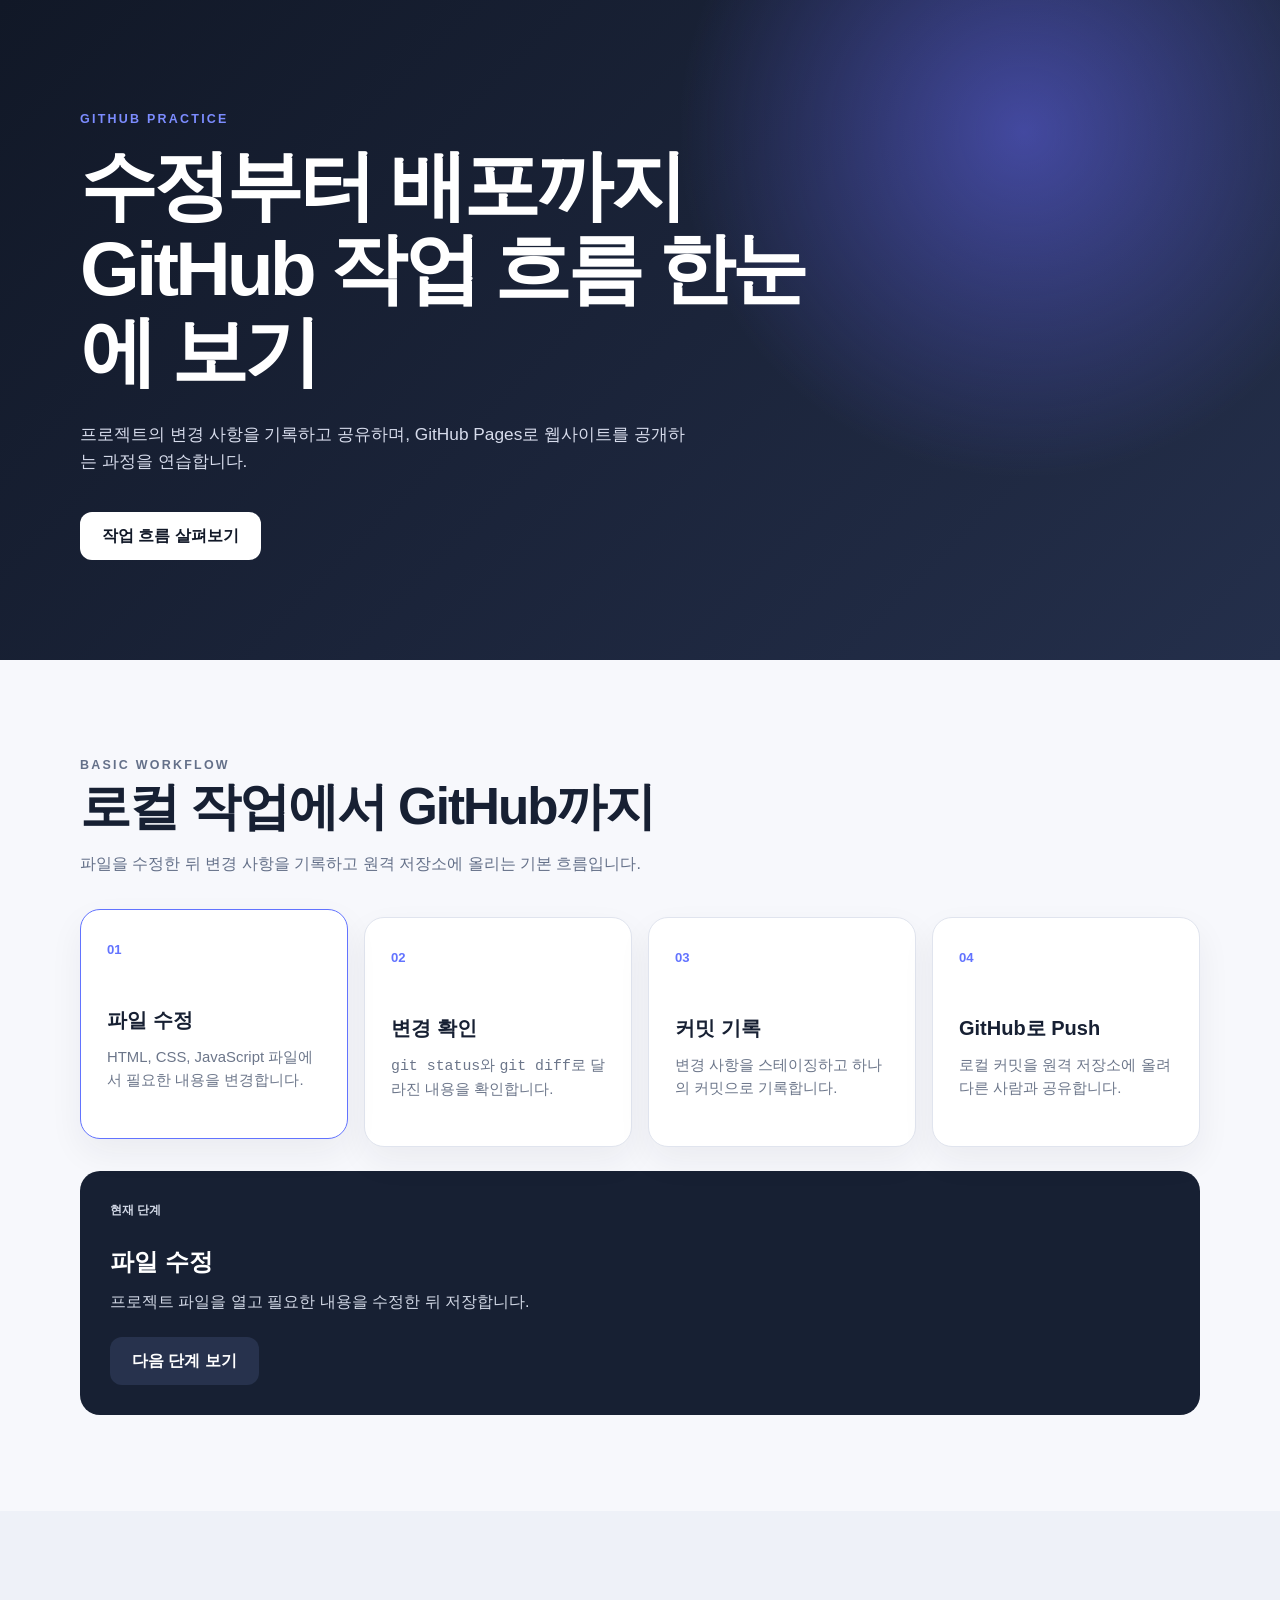
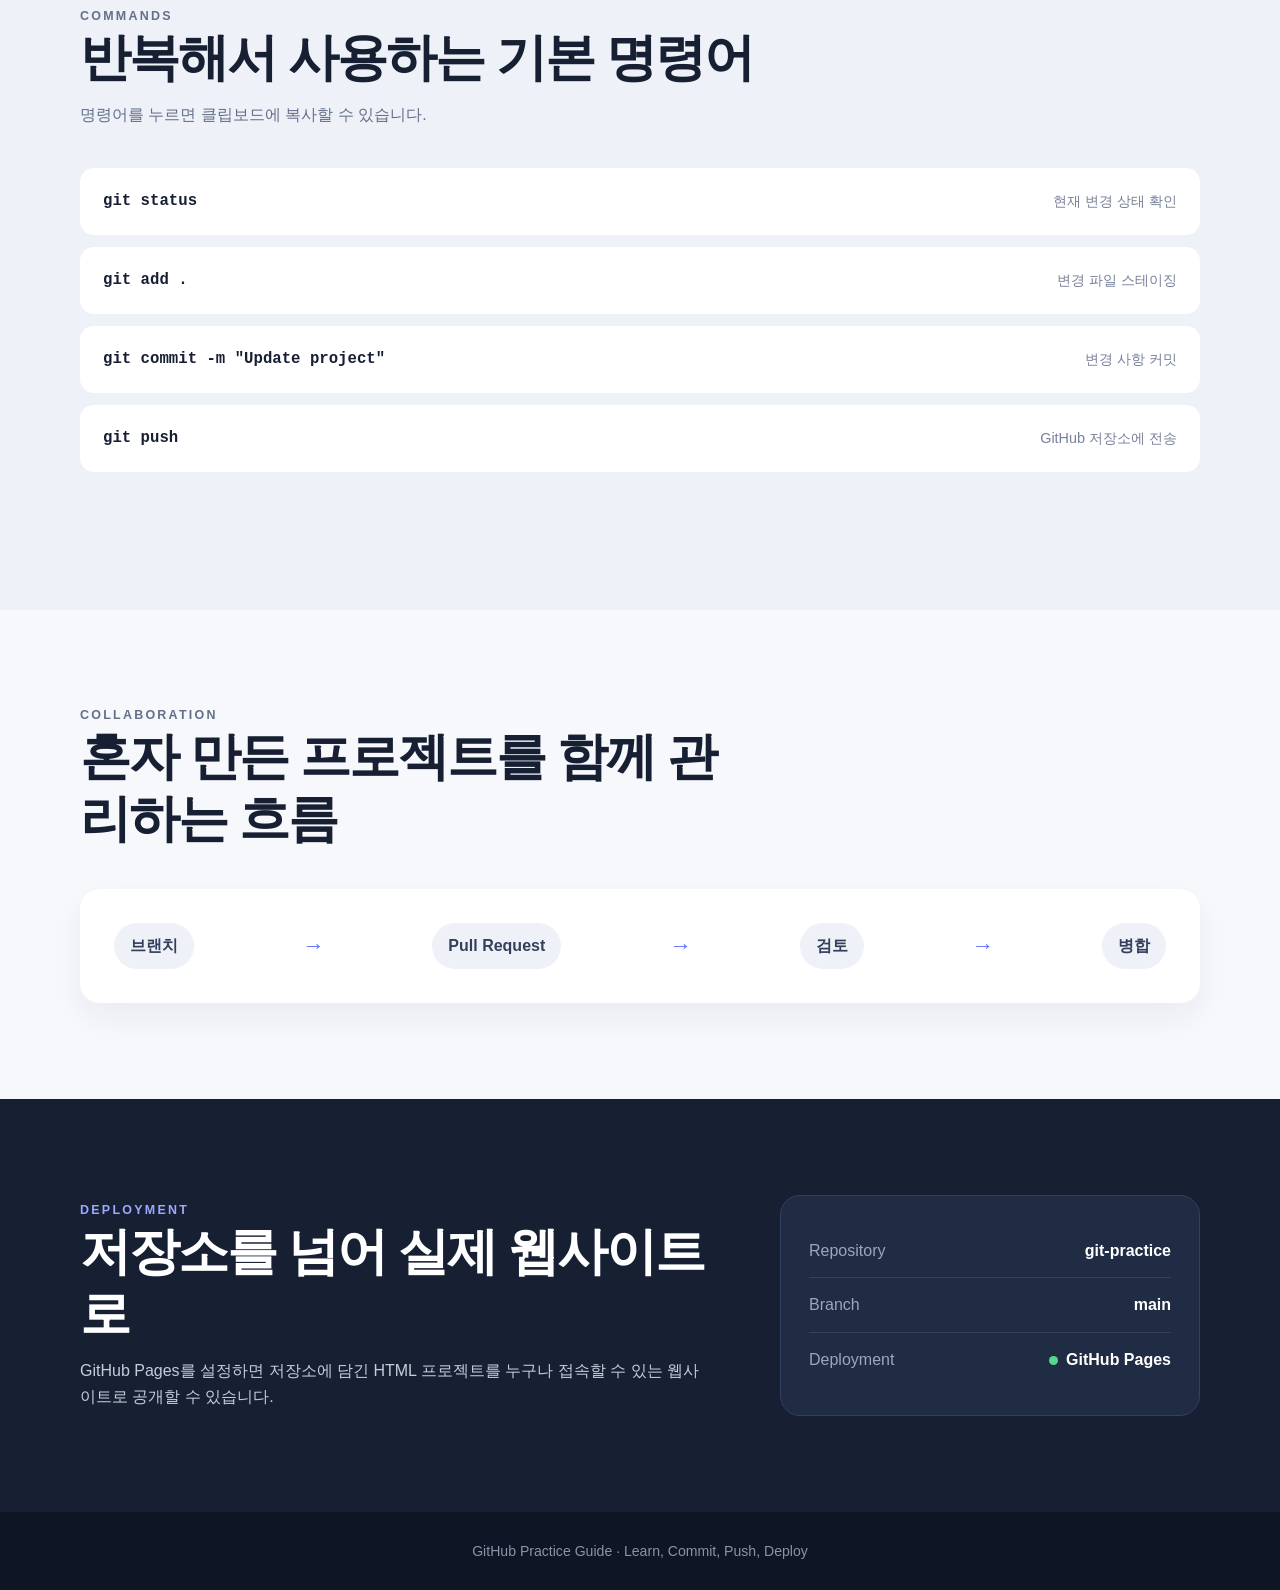
<file: index.html>
<!DOCTYPE html>
<html lang="ko">
<head>
  <meta charset="UTF-8">
  <meta name="viewport" content="width=device-width, initial-scale=1.0">
  <title>GitHub Practice Guide</title>
  <link rel="stylesheet" href="./styles.css">
</head>
<body>
  <header class="hero">
    <div class="container">
      <p class="eyebrow">GITHUB PRACTICE</p>
      <h1>수정부터 배포까지<br>GitHub 작업 흐름 한눈에 보기</h1>
      <p class="hero-description">
        프로젝트의 변경 사항을 기록하고 공유하며,
        GitHub Pages로 웹사이트를 공개하는 과정을 연습합니다.
      </p>
      <a class="primary-button" href="#workflow">작업 흐름 살펴보기</a>
    </div>
  </header>

  <main>
    <section class="section container" id="workflow">
      <div class="section-heading">
        <p class="section-label">BASIC WORKFLOW</p>
        <h2>로컬 작업에서 GitHub까지</h2>
        <p>파일을 수정한 뒤 변경 사항을 기록하고 원격 저장소에 올리는 기본 흐름입니다.</p>
      </div>

      <div class="workflow-grid">
        <article class="workflow-card active" data-step="1">
          <span class="step-number">01</span>
          <h3>파일 수정</h3>
          <p>HTML, CSS, JavaScript 파일에서 필요한 내용을 변경합니다.</p>
        </article>
        <article class="workflow-card" data-step="2">
          <span class="step-number">02</span>
          <h3>변경 확인</h3>
          <p><code>git status</code>와 <code>git diff</code>로 달라진 내용을 확인합니다.</p>
        </article>
        <article class="workflow-card" data-step="3">
          <span class="step-number">03</span>
          <h3>커밋 기록</h3>
          <p>변경 사항을 스테이징하고 하나의 커밋으로 기록합니다.</p>
        </article>
        <article class="workflow-card" data-step="4">
          <span class="step-number">04</span>
          <h3>GitHub로 Push</h3>
          <p>로컬 커밋을 원격 저장소에 올려 다른 사람과 공유합니다.</p>
        </article>
      </div>

      <div class="step-panel" aria-live="polite">
        <p class="step-panel-label">현재 단계</p>
        <h3 id="step-title">파일 수정</h3>
        <p id="step-description">프로젝트 파일을 열고 필요한 내용을 수정한 뒤 저장합니다.</p>
        <button type="button" class="secondary-button" id="next-step">다음 단계 보기</button>
      </div>
    </section>

    <section class="section section-muted">
      <div class="container">
        <div class="section-heading">
          <p class="section-label">COMMANDS</p>
          <h2>반복해서 사용하는 기본 명령어</h2>
          <p>명령어를 누르면 클립보드에 복사할 수 있습니다.</p>
        </div>

        <div class="command-list">
          <button class="command-item" type="button" data-command="git status">
            <code>git status</code>
            <span>현재 변경 상태 확인</span>
          </button>
          <button class="command-item" type="button" data-command="git add .">
            <code>git add .</code>
            <span>변경 파일 스테이징</span>
          </button>
          <button class="command-item" type="button" data-command='git commit -m "Update project"'>
            <code>git commit -m "Update project"</code>
            <span>변경 사항 커밋</span>
          </button>
          <button class="command-item" type="button" data-command="git push">
            <code>git push</code>
            <span>GitHub 저장소에 전송</span>
          </button>
        </div>

        <p class="copy-message" id="copy-message" aria-live="polite"></p>
      </div>
    </section>

    <section class="section container">
      <div class="section-heading">
        <p class="section-label">COLLABORATION</p>
        <h2>혼자 만든 프로젝트를 함께 관리하는 흐름</h2>
      </div>

      <div class="flow-line" aria-label="브랜치, Pull Request, 검토, 병합 순서">
        <span>브랜치</span>
        <b>→</b>
        <span>Pull Request</span>
        <b>→</b>
        <span>검토</span>
        <b>→</b>
        <span>병합</span>
      </div>
    </section>

    <section class="section deploy-section">
      <div class="container deploy-layout">
        <div>
          <p class="section-label">DEPLOYMENT</p>
          <h2>저장소를 넘어 실제 웹사이트로</h2>
          <p>
            GitHub Pages를 설정하면 저장소에 담긴 HTML 프로젝트를
            누구나 접속할 수 있는 웹사이트로 공개할 수 있습니다.
          </p>
        </div>

        <dl class="project-status">
          <div>
            <dt>Repository</dt>
            <dd>git-practice</dd>
          </div>
          <div>
            <dt>Branch</dt>
            <dd>main</dd>
          </div>
          <div>
            <dt>Deployment</dt>
            <dd><span class="status-dot"></span>GitHub Pages</dd>
          </div>
        </dl>
      </div>
    </section>
  </main>

  <footer>
    <div class="container">
      <p>GitHub Practice Guide · Learn, Commit, Push, Deploy</p>
    </div>
  </footer>

  <script src="./main.js"></script>
</body>
</html>
</file>
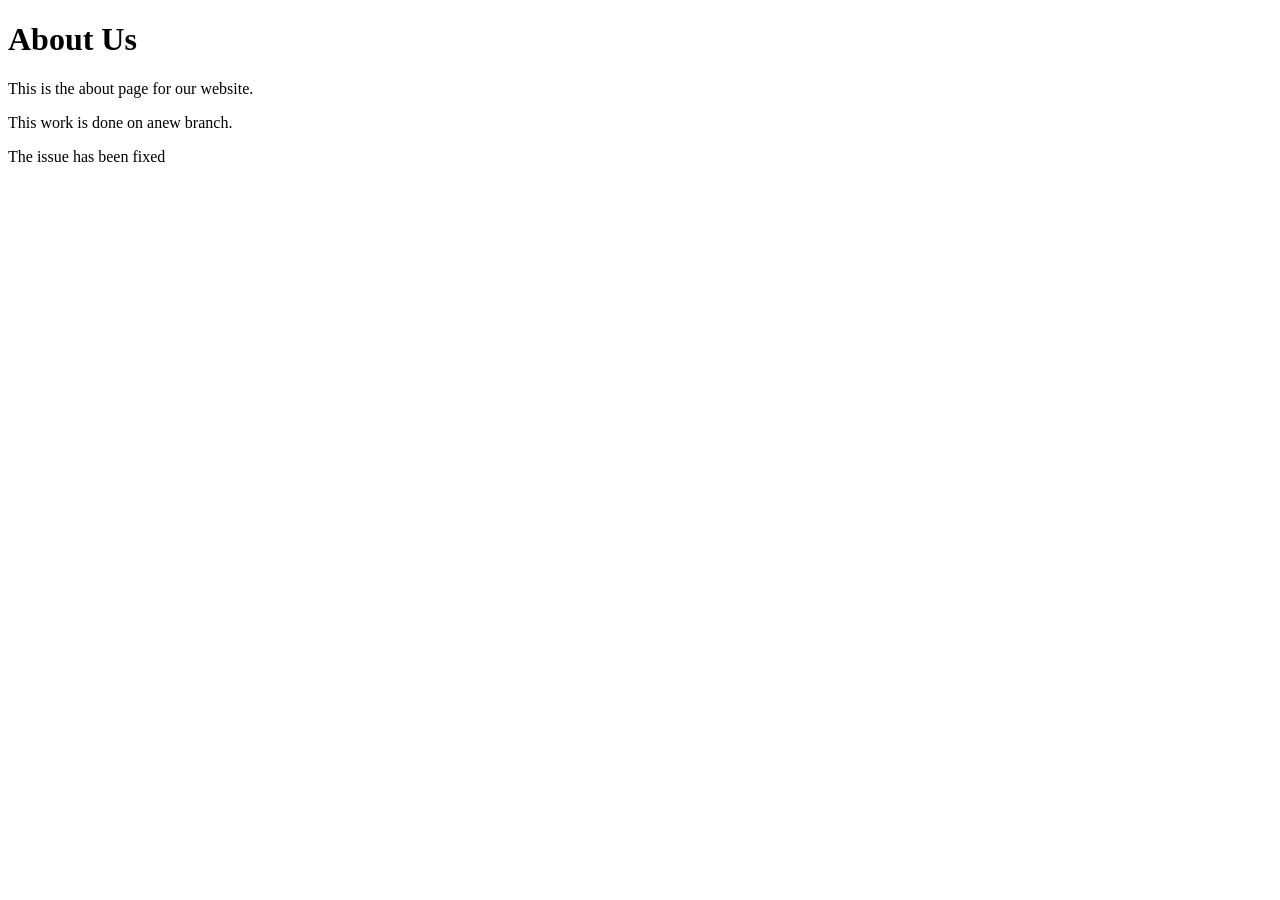
<file: about.html>
<!doctype html>
<html lang="en">
  <head>
    <meta charset="UTF-8" />
    <title>About Us</title>
  </head>
  <body>
    <h1>About Us</h1>
    <p>This is the about page for our website.</p>
    <p>This work is done on anew branch.</p>
    <p>The issue has been fixed</p>
  </body>
</html>
</file>
<file: styles.css>
* {
  box-sizing: border-box;
}

html {
  scroll-behavior: smooth;
}

body {
  margin: 0;
  color: #172033;
  background: #f7f8fc;
  font-family: Arial, "Noto Sans KR", sans-serif;
  line-height: 1.6;
}

button,
a {
  font: inherit;
}

code {
  font-family: "SFMono-Regular", Consolas, monospace;
}

.container {
  width: min(1120px, calc(100% - 40px));
  margin: 0 auto;
}

.hero {
  padding: 110px 0 100px;
  color: #ffffff;
  background:
    radial-gradient(circle at 80% 20%, rgba(99, 102, 241, 0.55), transparent 30%),
    linear-gradient(135deg, #111827, #242f4b);
}

.eyebrow,
.section-label {
  margin: 0 0 14px;
  color: #7c8cff;
  font-size: 0.78rem;
  font-weight: 800;
  letter-spacing: 0.18em;
}

.hero h1 {
  max-width: 760px;
  margin: 0;
  font-size: clamp(2.6rem, 6vw, 5.3rem);
  line-height: 1.08;
  letter-spacing: -0.05em;
}

.hero-description {
  max-width: 620px;
  margin: 28px 0 36px;
  color: #d7dcec;
  font-size: 1.08rem;
}

.primary-button,
.secondary-button {
  display: inline-flex;
  align-items: center;
  justify-content: center;
  min-height: 48px;
  padding: 0 22px;
  border: 0;
  border-radius: 12px;
  cursor: pointer;
  text-decoration: none;
  transition: transform 0.2s ease, opacity 0.2s ease;
}

.primary-button {
  color: #111827;
  background: #ffffff;
  font-weight: 800;
}

.secondary-button {
  color: #ffffff;
  background: #27324d;
  font-weight: 700;
}

.primary-button:hover,
.secondary-button:hover {
  transform: translateY(-2px);
}

.section {
  padding: 96px 0;
}

.section-muted {
  background: #eef1f8;
}

.section-heading {
  max-width: 680px;
  margin-bottom: 40px;
}

.section-heading h2,
.deploy-section h2 {
  margin: 0 0 14px;
  font-size: clamp(2rem, 4vw, 3.2rem);
  line-height: 1.2;
  letter-spacing: -0.04em;
}

.section-heading p,
.deploy-section p {
  margin: 0;
  color: #647089;
}

.workflow-grid {
  display: grid;
  grid-template-columns: repeat(4, 1fr);
  gap: 16px;
}

.workflow-card {
  min-height: 230px;
  padding: 26px;
  border: 1px solid #e0e4ee;
  border-radius: 20px;
  background: #ffffff;
  box-shadow: 0 14px 34px rgba(26, 36, 58, 0.06);
  transition: border-color 0.2s ease, transform 0.2s ease;
}

.workflow-card.active {
  border-color: #6273ff;
  transform: translateY(-8px);
}

.step-number {
  color: #6273ff;
  font-size: 0.82rem;
  font-weight: 900;
}

.workflow-card h3 {
  margin: 42px 0 10px;
  font-size: 1.25rem;
}

.workflow-card p {
  margin: 0;
  color: #6c768a;
  font-size: 0.93rem;
}

.step-panel {
  margin-top: 24px;
  padding: 30px;
  border-radius: 20px;
  color: #ffffff;
  background: #172033;
}

.step-panel-label {
  margin: 0;
  color: #9ca8ff;
  font-size: 0.78rem;
  font-weight: 800;
}

.step-panel h3 {
  margin: 8px 0;
  font-size: 1.5rem;
}

.step-panel p {
  margin: 0 0 22px;
  color: #d2d8e6;
}

.command-list {
  display: grid;
  gap: 12px;
}

.command-item {
  display: flex;
  align-items: center;
  justify-content: space-between;
  width: 100%;
  padding: 20px 22px;
  border: 1px solid transparent;
  border-radius: 14px;
  color: #172033;
  background: #ffffff;
  cursor: pointer;
  text-align: left;
  transition: border-color 0.2s ease, transform 0.2s ease;
}

.command-item:hover {
  border-color: #6273ff;
  transform: translateX(5px);
}

.command-item code {
  font-size: 0.98rem;
  font-weight: 700;
}

.command-item span {
  color: #778198;
  font-size: 0.9rem;
}

.copy-message {
  min-height: 24px;
  margin: 18px 0 0;
  color: #5262dc;
  font-weight: 700;
}

.flow-line {
  display: flex;
  align-items: center;
  justify-content: space-between;
  gap: 16px;
  padding: 34px;
  border-radius: 20px;
  background: #ffffff;
  box-shadow: 0 14px 34px rgba(26, 36, 58, 0.06);
}

.flow-line span {
  padding: 10px 16px;
  border-radius: 999px;
  color: #34405b;
  background: #eef1f8;
  font-weight: 800;
  text-align: center;
}

.flow-line b {
  color: #6273ff;
  font-size: 1.4rem;
}

.deploy-section {
  color: #ffffff;
  background: #172033;
}

.deploy-section .section-label {
  color: #9ca8ff;
}

.deploy-section p {
  color: #c5ccdc;
}

.deploy-layout {
  display: grid;
  grid-template-columns: 1.2fr 0.8fr;
  gap: 70px;
  align-items: center;
}

.project-status {
  margin: 0;
  padding: 28px;
  border: 1px solid #33405f;
  border-radius: 20px;
  background: #202b44;
}

.project-status div {
  display: flex;
  justify-content: space-between;
  gap: 20px;
  padding: 14px 0;
  border-bottom: 1px solid #34405c;
}

.project-status div:last-child {
  border-bottom: 0;
}

.project-status dt {
  color: #9ca7bc;
}

.project-status dd {
  margin: 0;
  font-weight: 800;
}

.status-dot {
  display: inline-block;
  width: 9px;
  height: 9px;
  margin-right: 8px;
  border-radius: 50%;
  background: #53d98c;
}

footer {
  padding: 28px 0;
  color: #8a94a8;
  background: #0e1524;
  text-align: center;
  font-size: 0.88rem;
}

footer p {
  margin: 0;
}

@media (max-width: 820px) {
  .workflow-grid {
    grid-template-columns: repeat(2, 1fr);
  }

  .deploy-layout {
    grid-template-columns: 1fr;
    gap: 36px;
  }

  .flow-line {
    flex-direction: column;
  }

  .flow-line b {
    transform: rotate(90deg);
  }
}

@media (max-width: 560px) {
  .hero {
    padding: 80px 0 72px;
  }

  .section {
    padding: 72px 0;
  }

  .workflow-grid {
    grid-template-columns: 1fr;
  }

  .command-item {
    align-items: flex-start;
    flex-direction: column;
    gap: 6px;
  }
}
</file>
